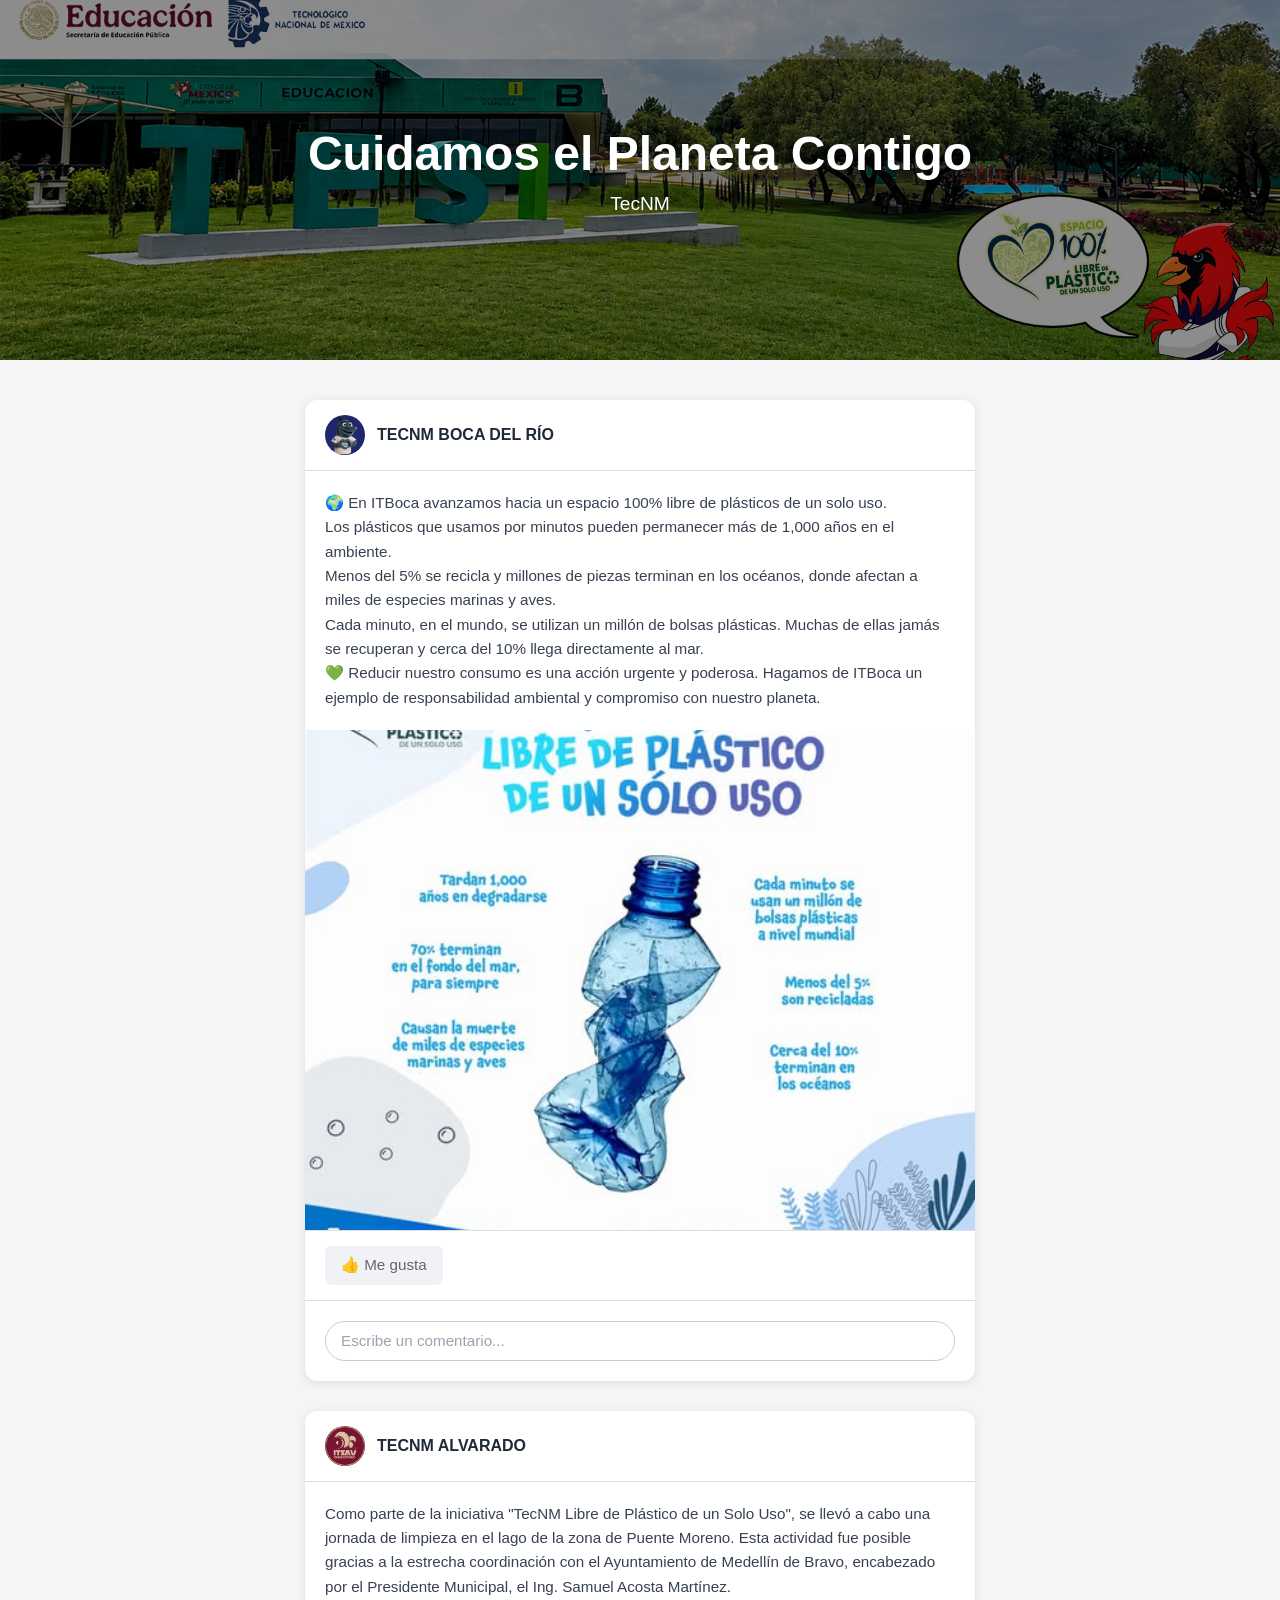
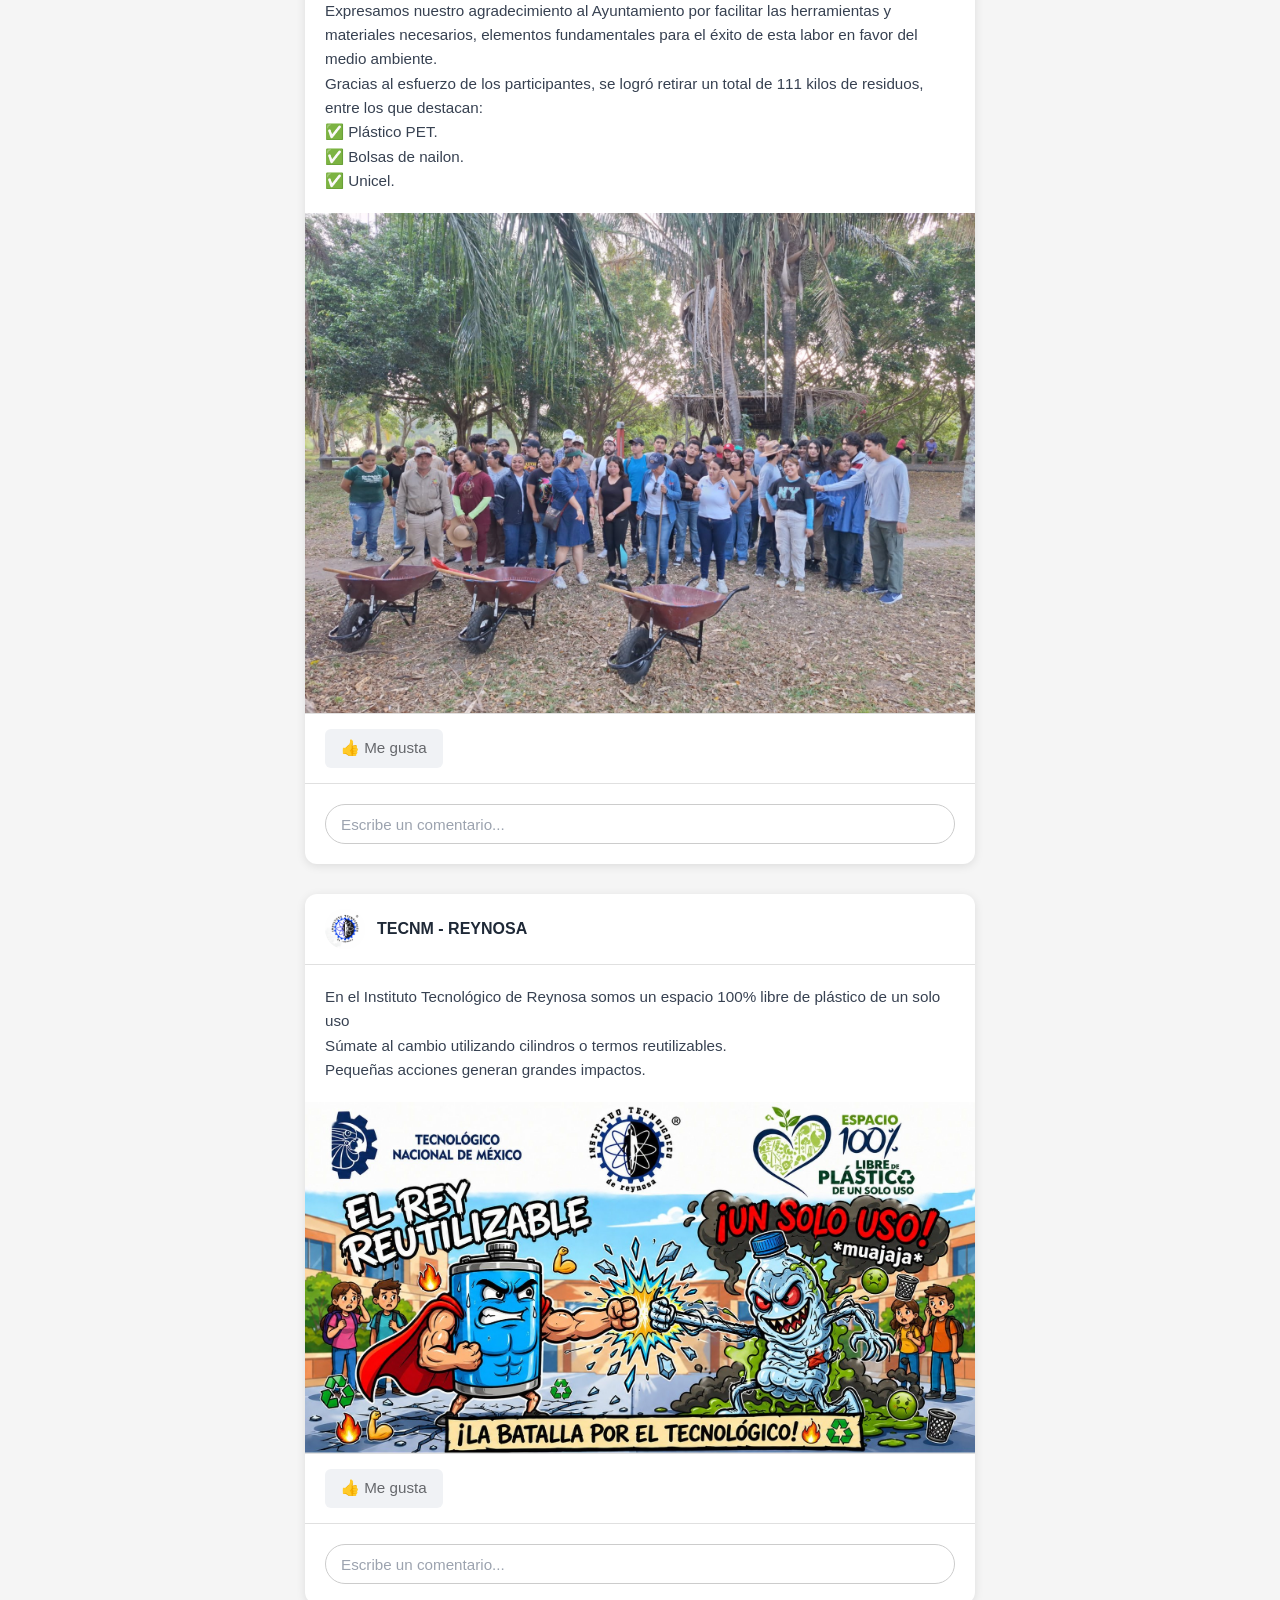
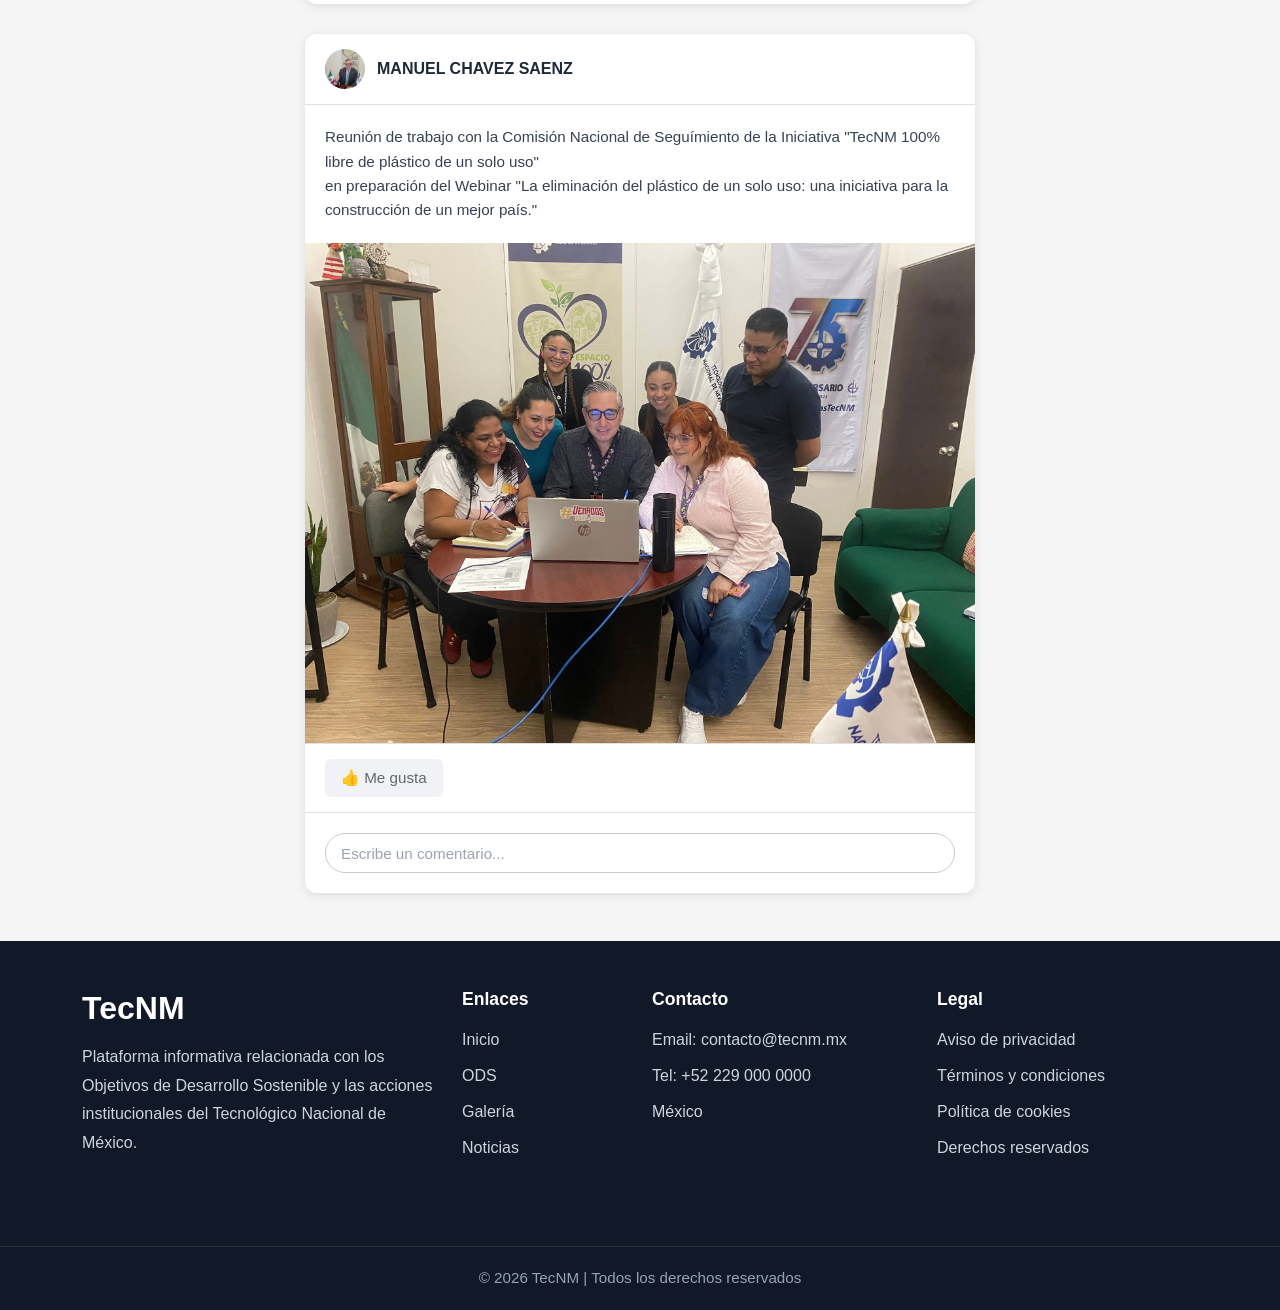
<file: cuidemos_planeta.html>
<!DOCTYPE html>
<html lang="es">
<head>
    <meta charset="UTF-8">
    <meta name="viewport" content="width=device-width, initial-scale=1.0">

    <title>Cuidamos el Planeta - TecNM</title>

    <!-- Bootstrap 5 -->
    <link href="https://cdn.jsdelivr.net/npm/bootstrap@5.3.3/dist/css/bootstrap.min.css" rel="stylesheet">
    
    <!-- Custom Styles -->
    <link href="styles.css" rel="stylesheet">
</head>

<body>

    <!-- =========================
         BANNER
    ==========================-->
    <section class="banner">

        <div class="banner-overlay">

            <div>
                <h1>Cuidamos el Planeta Contigo</h1>
                <p>TecNM</p>
            </div>

        </div>

    </section>

    <!-- =========================
         PUBLICACIONES
    ==========================-->
    <div class="publications-container">

        <!-- PUBLICACIÓN 1 -->
        <div class="publication-post">
            <!-- Header con avatar y nombre -->
            <div class="post-header">
                <img src="img/CONTENIDO/LOGO_USER/USER_01.jpg" alt="TECNM BOCA DEL RÍO" class="post-user-avatar">
                <div class="post-user-info">
                    <p class="post-user-name">TECNM BOCA DEL RÍO</p>
                </div>
            </div>

            <!-- Contenido del post -->
            <div class="post-content">🌍 En ITBoca avanzamos hacia un espacio 100% libre de plásticos de un solo uso.
Los plásticos que usamos por minutos pueden permanecer más de 1,000 años en el ambiente.
Menos del 5% se recicla y millones de piezas terminan en los océanos, donde afectan a miles de especies marinas y aves.
Cada minuto, en el mundo, se utilizan un millón de bolsas plásticas. Muchas de ellas jamás se recuperan y cerca del 10% llega directamente al mar.
💚 Reducir nuestro consumo es una acción urgente y poderosa. Hagamos de ITBoca un ejemplo de responsabilidad ambiental y compromiso con nuestro planeta.</div>

            <!-- Imagen del post -->
            <img src="img/CONTENIDO/CUIDEMOS_EL_PLANETA/PUBLICACION_01.jpg" alt="Publicación 1" class="post-image">

            <!-- Acciones (Like) -->
            <div class="post-actions">
                <button class="like-button" onclick="toggleLike(this)">👍 Me gusta</button>
            </div>

            <!-- Comentarios -->
            <div class="post-comments">
                <input type="text" class="comment-input" placeholder="Escribe un comentario...">
            </div>
        </div>

        <!-- PUBLICACIÓN 2 -->
        <div class="publication-post">
            <!-- Header con avatar y nombre -->
            <div class="post-header">
                <img src="img/CONTENIDO/LOGO_USER/USER_02.jpg" alt="TECNM ALVARADO" class="post-user-avatar">
                <div class="post-user-info">
                    <p class="post-user-name">TECNM ALVARADO</p>
                </div>
            </div>

            <!-- Contenido del post -->
            <div class="post-content">Como parte de la iniciativa "TecNM Libre de Plástico de un Solo Uso", se llevó a cabo una jornada de limpieza en el lago de la zona de Puente Moreno. Esta actividad fue posible gracias a la estrecha coordinación con el Ayuntamiento de Medellín de Bravo, encabezado por el Presidente Municipal, el Ing. Samuel Acosta Martínez.
Expresamos nuestro agradecimiento al Ayuntamiento por facilitar las herramientas y materiales necesarios, elementos fundamentales para el éxito de esta labor en favor del medio ambiente.
Gracias al esfuerzo de los participantes, se logró retirar un total de 111 kilos de residuos, entre los que destacan:
✅ Plástico PET.
✅ Bolsas de nailon.
✅ Unicel.</div>

            <!-- Imagen del post -->
            <img src="img/CONTENIDO/CUIDEMOS_EL_PLANETA/PUBLICACION_02.jpg" alt="Publicación 2" class="post-image">

            <!-- Acciones (Like) -->
            <div class="post-actions">
                <button class="like-button" onclick="toggleLike(this)">👍 Me gusta</button>
            </div>

            <!-- Comentarios -->
            <div class="post-comments">
                <input type="text" class="comment-input" placeholder="Escribe un comentario...">
            </div>
        </div>

        <!-- PUBLICACIÓN 3 -->
        <div class="publication-post">
            <!-- Header con avatar y nombre -->
            <div class="post-header">
                <img src="img/CONTENIDO/LOGO_USER/USER_03.jpg" alt="TECNM - REYNOSA" class="post-user-avatar">
                <div class="post-user-info">
                    <p class="post-user-name">TECNM - REYNOSA</p>
                </div>
            </div>

            <!-- Contenido del post -->
            <div class="post-content">En el Instituto Tecnológico de Reynosa somos un espacio 100% libre de plástico de un solo uso 
Súmate al cambio utilizando cilindros o termos reutilizables.
Pequeñas acciones generan grandes impactos.</div>

            <!-- Imagen del post -->
            <img src="img/CONTENIDO/CUIDEMOS_EL_PLANETA/PUBLICACION_03.jpg" alt="Publicación 3" class="post-image">

            <!-- Acciones (Like) -->
            <div class="post-actions">
                <button class="like-button" onclick="toggleLike(this)">👍 Me gusta</button>
            </div>

            <!-- Comentarios -->
            <div class="post-comments">
                <input type="text" class="comment-input" placeholder="Escribe un comentario...">
            </div>
        </div>

        <!-- PUBLICACIÓN 4 -->
        <div class="publication-post">
            <!-- Header con avatar y nombre -->
            <div class="post-header">
                <img src="img/CONTENIDO/LOGO_USER/USER_04.jpg" alt="MANUEL CHAVEZ SAENZ" class="post-user-avatar">
                <div class="post-user-info">
                    <p class="post-user-name">MANUEL CHAVEZ SAENZ</p>
                </div>
            </div>

            <!-- Contenido del post -->
            <div class="post-content">Reunión de trabajo con la Comisión Nacional de Seguímiento de la Iniciativa "TecNM 100% libre de plástico de un solo uso"
en preparación del Webinar "La eliminación del plástico de un solo uso: una iniciativa para la construcción de un mejor país."</div>

            <!-- Imagen del post -->
            <img src="img/CONTENIDO/CUIDEMOS_EL_PLANETA/PUBLICACION_04.jpg" alt="Publicación 4" class="post-image">

            <!-- Acciones (Like) -->
            <div class="post-actions">
                <button class="like-button" onclick="toggleLike(this)">👍 Me gusta</button>
            </div>

            <!-- Comentarios -->
            <div class="post-comments">
                <input type="text" class="comment-input" placeholder="Escribe un comentario...">
            </div>
        </div>

    </div>

    <!-- =========================
         FOOTER
    ==========================-->
    <footer class="footer-custom mt-5">

        <div class="container py-5">

            <div class="row">

                <!-- DESCRIPCIÓN -->
                <div class="col-lg-4 mb-4">

                    <h4 class="footer-title">
                        TecNM
                    </h4>

                    <p class="footer-text">
                        Plataforma informativa relacionada con los Objetivos
                        de Desarrollo Sostenible y las acciones institucionales
                        del Tecnológico Nacional de México.
                    </p>

                </div>

                <!-- ENLACES -->
                <div class="col-lg-2 col-md-6 mb-4">

                    <h5 class="footer-subtitle">
                        Enlaces
                    </h5>

                    <ul class="footer-links">
                        <li><a href="#">Inicio</a></li>
                        <li><a href="#">ODS</a></li>
                        <li><a href="#">Galería</a></li>
                        <li><a href="#">Noticias</a></li>
                    </ul>

                </div>

                <!-- CONTACTO -->
                <div class="col-lg-3 col-md-6 mb-4">

                    <h5 class="footer-subtitle">
                        Contacto
                    </h5>

                    <ul class="footer-links">
                        <li>Email: contacto@tecnm.mx</li>
                        <li>Tel: +52 229 000 0000</li>
                        <li>México</li>
                    </ul>

                </div>

                <!-- LEGAL -->
                <div class="col-lg-3 mb-4">

                    <h5 class="footer-subtitle">
                        Legal
                    </h5>

                    <ul class="footer-links">
                        <li><a href="#">Aviso de privacidad</a></li>
                        <li><a href="#">Términos y condiciones</a></li>
                        <li><a href="#">Política de cookies</a></li>
                        <li><a href="#">Derechos reservados</a></li>
                    </ul>

                </div>

            </div>

        </div>

        <!-- COPYRIGHT -->
        <div class="footer-bottom">

            <div class="container text-center">

                © 2026 TecNM | Todos los derechos reservados

            </div>

        </div>

    </footer>

    <script>
        function toggleLike(button) {
            button.classList.toggle('liked');
            if (button.classList.contains('liked')) {
                button.textContent = '❤️ Me gusta';
            } else {
                button.textContent = '👍 Me gusta';
            }
        }
    </script>
</body>
</html>
</file>
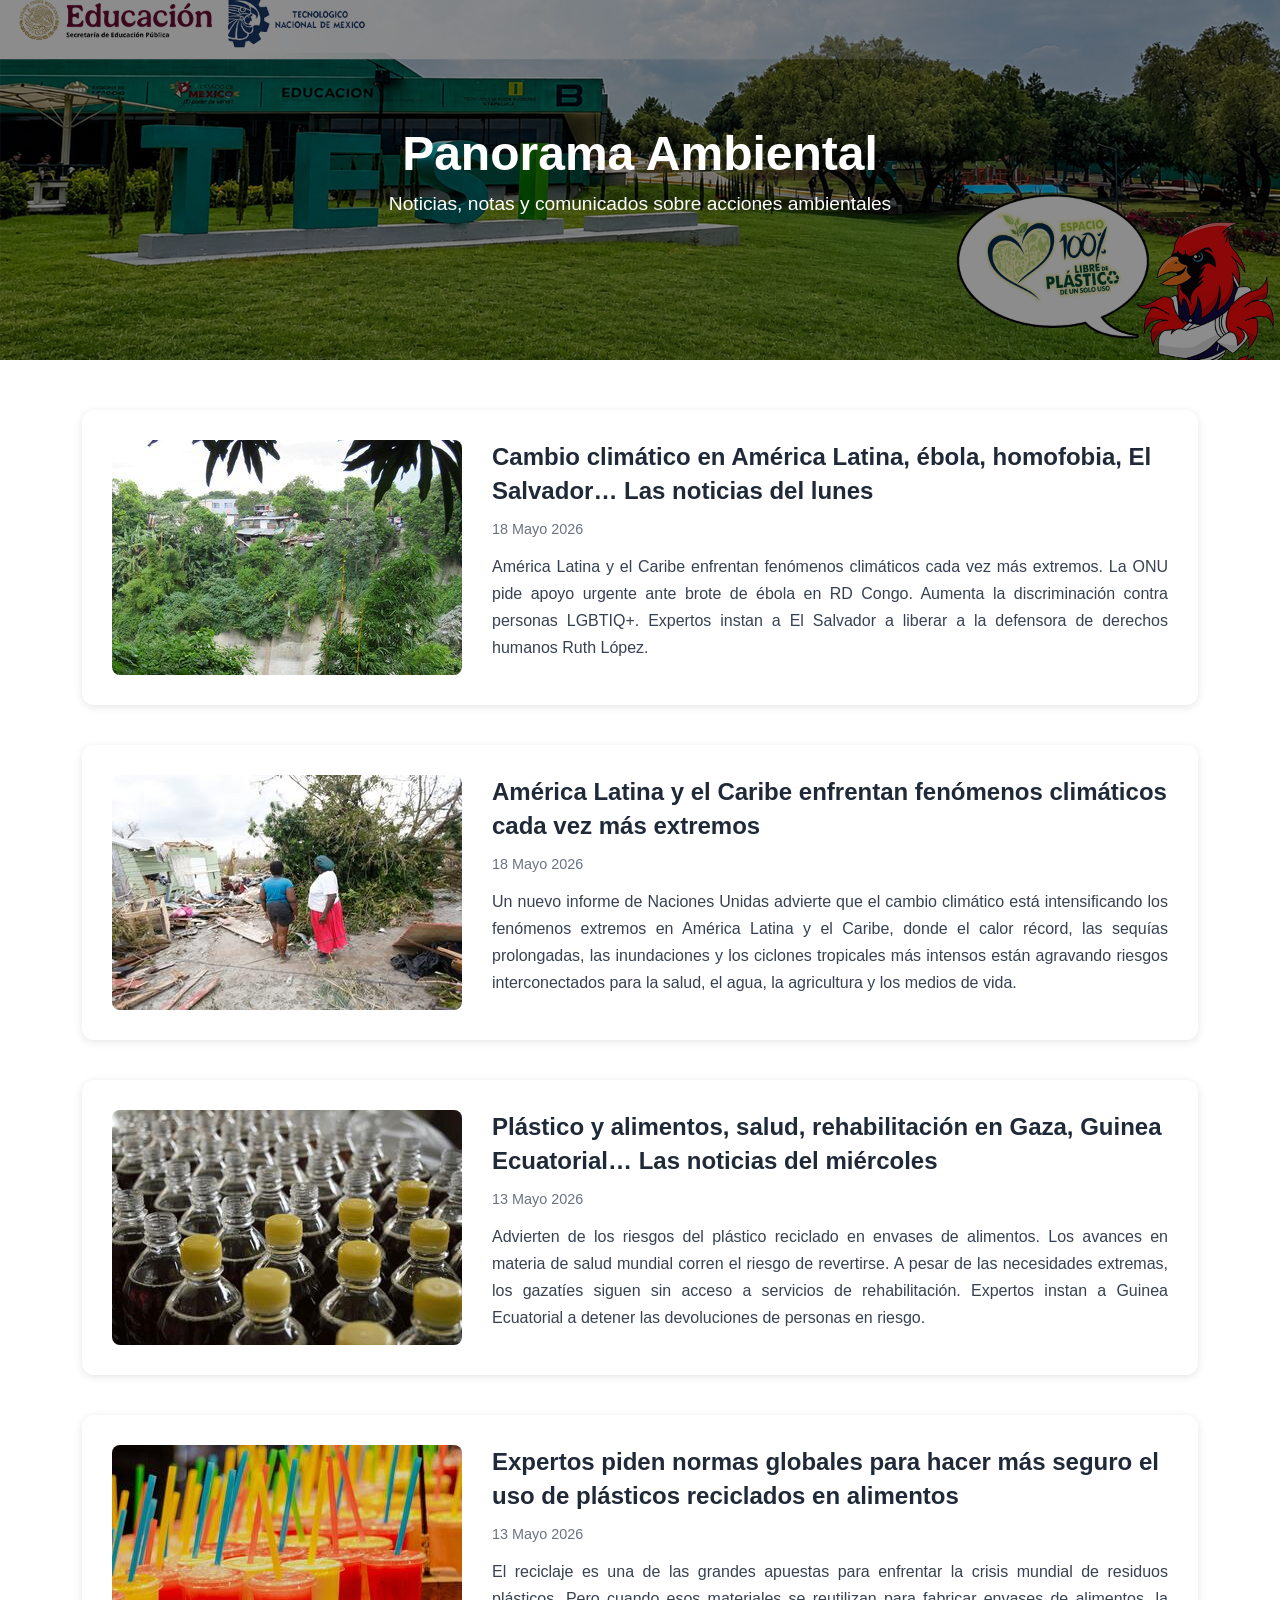
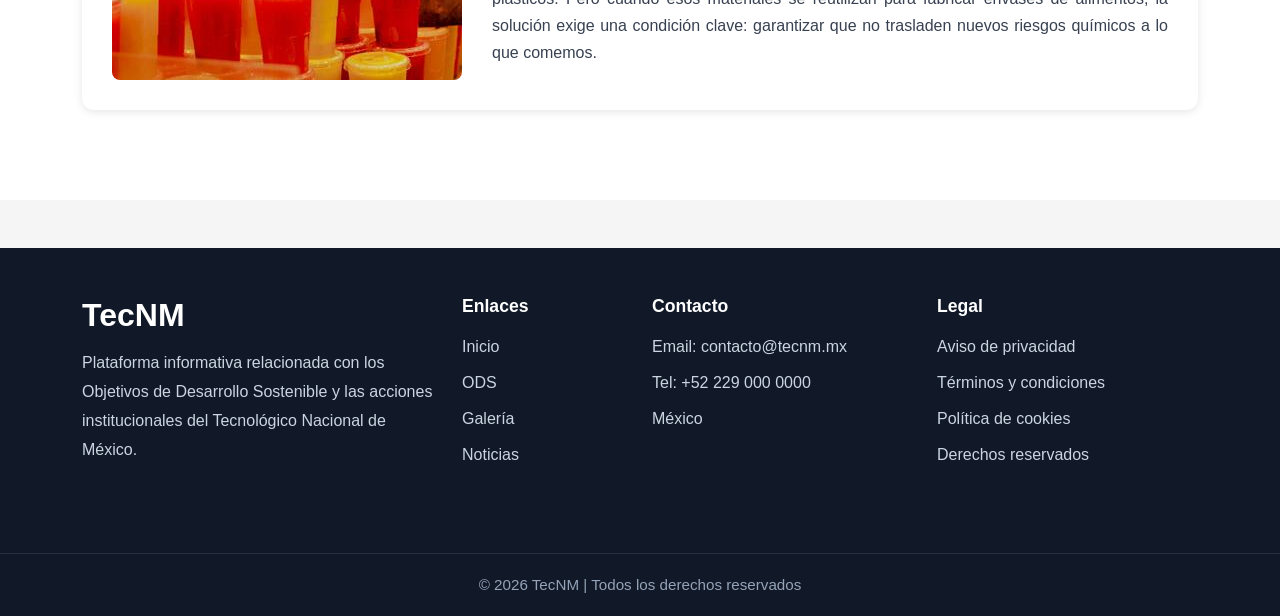
<file: panorama_ambiental.html>
<!DOCTYPE html>
<html lang="es">
<head>
    <meta charset="UTF-8">
    <meta name="viewport" content="width=device-width, initial-scale=1.0">

    <title>Panorama Ambiental - ODS TecNM</title>

    <!-- Bootstrap 5 -->
    <link href="https://cdn.jsdelivr.net/npm/bootstrap@5.3.3/dist/css/bootstrap.min.css" rel="stylesheet">
    
    <!-- Custom Styles -->
    <link href="styles.css" rel="stylesheet">
</head>

<body>

    <!-- =========================
         BANNER
    ==========================-->
    <section class="banner">

        <div class="banner-overlay">

            <div>
                <h1>Panorama Ambiental</h1>
                <p>Noticias, notas y comunicados sobre acciones ambientales</p>
            </div>

        </div>

    </section>

    <!-- =========================
         NOTICIAS
    ==========================-->
    <section class="news-container">
        
        <div class="container">

            <!-- NOTICIA 1 -->
            <article class="news-article">
                <div class="news-image">
                    <img src="img/CONTENIDO/PANORAMA_AMBIENTAL/NOTA_01.jpg" alt="Noticia 1" width="350" height="235">
                </div>
                <div class="news-content">
                    <h2 class="news-title">Cambio climático en América Latina, ébola, homofobia, El Salvador… Las noticias del lunes</h2>
                    <p class="news-date">18 Mayo 2026</p>
                    <p class="news-summary">América Latina y el Caribe enfrentan fenómenos climáticos cada vez más extremos. La ONU pide apoyo urgente ante brote de ébola en RD Congo. Aumenta la discriminación contra personas LGBTIQ+. Expertos instan a El Salvador a liberar a la defensora de derechos humanos Ruth López.</p>
                </div>
            </article>

            <!-- NOTICIA 2 -->
            <article class="news-article">
                <div class="news-image">
                    <img src="img/CONTENIDO/PANORAMA_AMBIENTAL/NOTA_02.jpg" alt="Noticia 2" width="350" height="235">
                </div>
                <div class="news-content">
                    <h2 class="news-title">América Latina y el Caribe enfrentan fenómenos climáticos cada vez más extremos</h2>
                    <p class="news-date">18 Mayo 2026</p>
                    <p class="news-summary">Un nuevo informe de Naciones Unidas advierte que el cambio climático está intensificando los fenómenos extremos en América Latina y el Caribe, donde el calor récord, las sequías prolongadas, las inundaciones y los ciclones tropicales más intensos están agravando riesgos interconectados para la salud, el agua, la agricultura y los medios de vida.</p>
                </div>
            </article>

            <!-- NOTICIA 3 -->
            <article class="news-article">
                <div class="news-image">
                    <img src="img/CONTENIDO/PANORAMA_AMBIENTAL/NOTA_03.jpg" alt="Noticia 3" width="350" height="235">
                </div>
                <div class="news-content">
                    <h2 class="news-title">Plástico y alimentos, salud, rehabilitación en Gaza, Guinea Ecuatorial… Las noticias del miércoles</h2>
                    <p class="news-date">13 Mayo 2026</p>
                    <p class="news-summary">Advierten de los riesgos del plástico reciclado en envases de alimentos. Los avances en materia de salud mundial corren el riesgo de revertirse. A pesar de las necesidades extremas, los gazatíes siguen sin acceso a servicios de rehabilitación. Expertos instan a Guinea Ecuatorial a detener las devoluciones de personas en riesgo.</p>
                </div>
            </article>

            <!-- NOTICIA 4 -->
            <article class="news-article">
                <div class="news-image">
                    <img src="img/CONTENIDO/PANORAMA_AMBIENTAL/NOTA_04.jpg" alt="Noticia 4" width="350" height="235">
                </div>
                <div class="news-content">
                    <h2 class="news-title">Expertos piden normas globales para hacer más seguro el uso de plásticos reciclados en alimentos</h2>
                    <p class="news-date">13 Mayo 2026</p>
                    <p class="news-summary">El reciclaje es una de las grandes apuestas para enfrentar la crisis mundial de residuos plásticos. Pero cuando esos materiales se reutilizan para fabricar envases de alimentos, la solución exige una condición clave: garantizar que no trasladen nuevos riesgos químicos a lo que comemos.</p>
                </div>
            </article>

        </div>

    </section>

    <!-- =========================
         FOOTER
    ==========================-->
    <footer class="footer-custom mt-5">

        <div class="container py-5">

            <div class="row">

                <!-- DESCRIPCIÓN -->
                <div class="col-lg-4 mb-4">

                    <h4 class="footer-title">
                        TecNM
                    </h4>

                    <p class="footer-text">
                        Plataforma informativa relacionada con los Objetivos
                        de Desarrollo Sostenible y las acciones institucionales
                        del Tecnológico Nacional de México.
                    </p>

                </div>

                <!-- ENLACES -->
                <div class="col-lg-2 col-md-6 mb-4">

                    <h5 class="footer-subtitle">
                        Enlaces
                    </h5>

                    <ul class="footer-links">
                        <li><a href="#">Inicio</a></li>
                        <li><a href="#">ODS</a></li>
                        <li><a href="#">Galería</a></li>
                        <li><a href="#">Noticias</a></li>
                    </ul>

                </div>

                <!-- CONTACTO -->
                <div class="col-lg-3 col-md-6 mb-4">

                    <h5 class="footer-subtitle">
                        Contacto
                    </h5>

                    <ul class="footer-links">
                        <li>Email: contacto@tecnm.mx</li>
                        <li>Tel: +52 229 000 0000</li>
                        <li>México</li>
                    </ul>

                </div>

                <!-- LEGAL -->
                <div class="col-lg-3 mb-4">

                    <h5 class="footer-subtitle">
                        Legal
                    </h5>

                    <ul class="footer-links">
                        <li><a href="#">Aviso de privacidad</a></li>
                        <li><a href="#">Términos y condiciones</a></li>
                        <li><a href="#">Política de cookies</a></li>
                        <li><a href="#">Derechos reservados</a></li>
                    </ul>

                </div>

            </div>

        </div>

        <!-- COPYRIGHT -->
        <div class="footer-bottom">

            <div class="container text-center">

                © 2026 TecNM | Todos los derechos reservados

            </div>

        </div>

    </footer>

    <script>
        function hexToRgba(hex, alpha) {
            let r = parseInt(hex.slice(1, 3), 16);
            let g = parseInt(hex.slice(3, 5), 16);
            let b = parseInt(hex.slice(5, 7), 16);
            return `rgba(${r}, ${g}, ${b}, ${alpha})`;
        }

        document.querySelectorAll('.custom-card').forEach(card => {
            const color = card.getAttribute('data-color');
            const hoverOverlay = card.querySelector('.card-hover-overlay');
            if (hoverOverlay && color) {
                hoverOverlay.style.backgroundColor = hexToRgba(color, 0.8);
            }
        });
    </script>
</body>
</html>
</file>
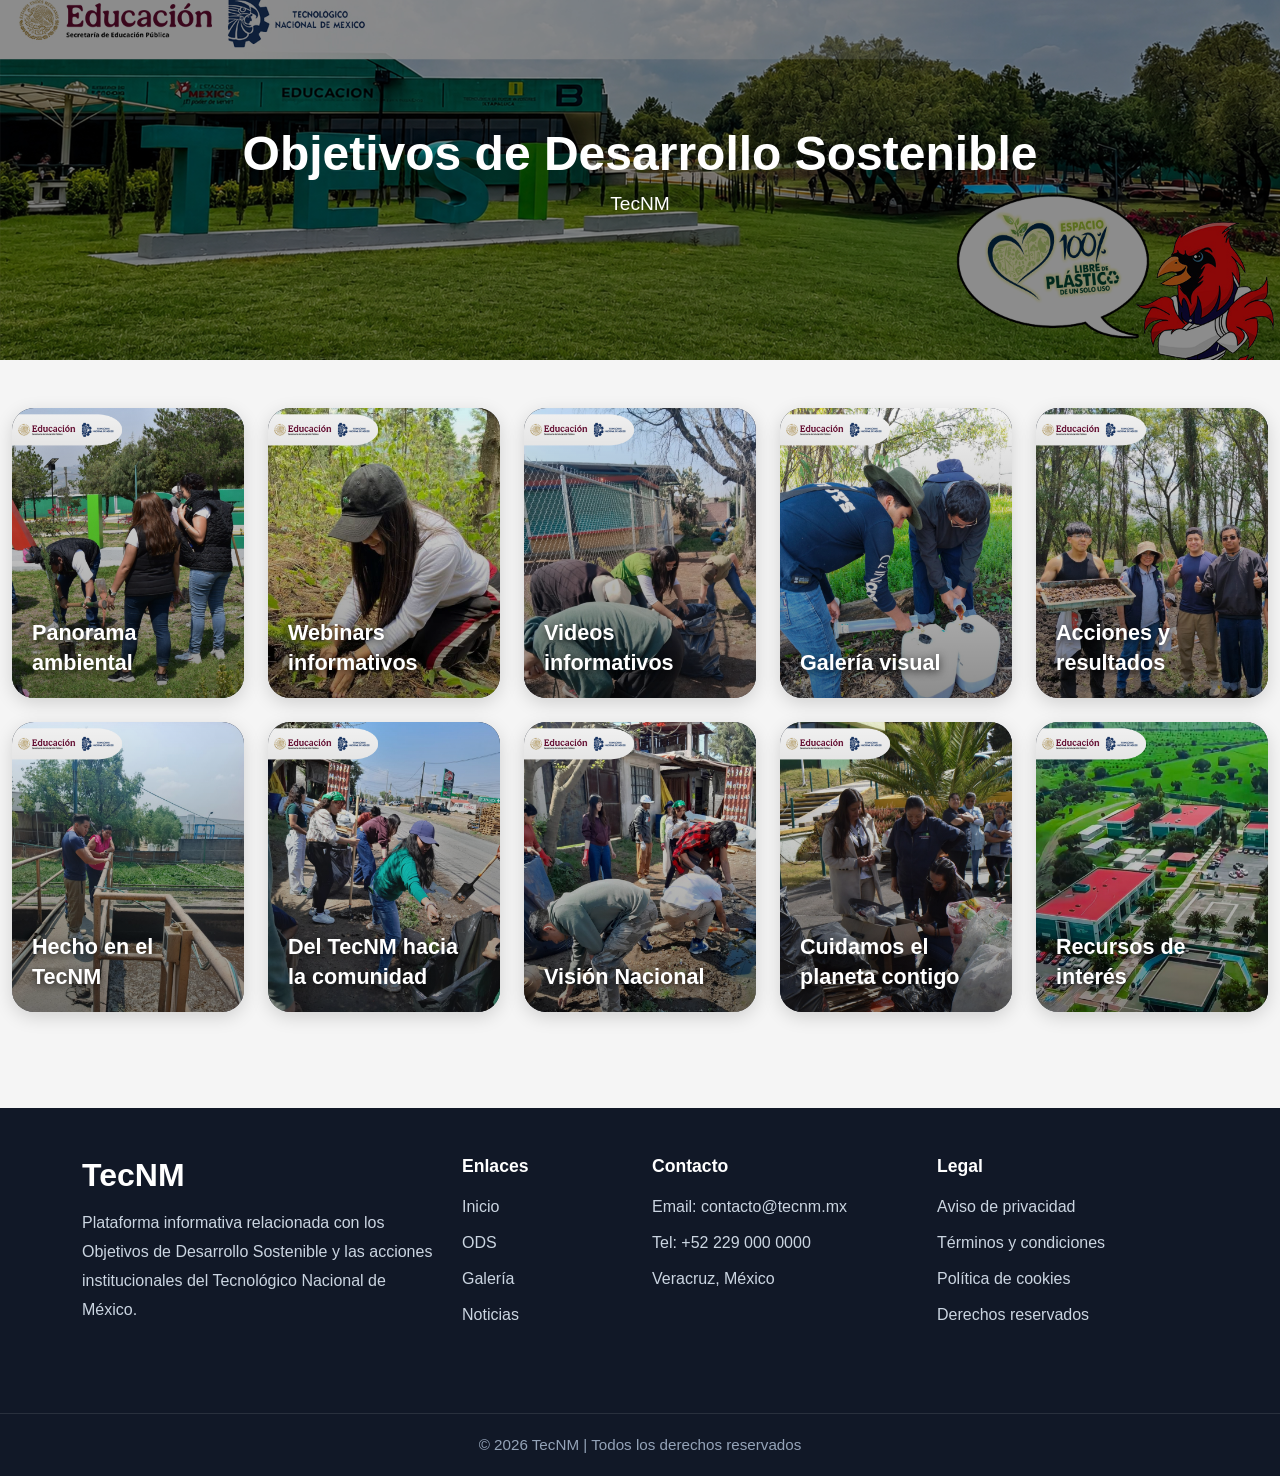
<file: preview.html>
<!DOCTYPE html>
<html lang="es">
<head>
    <meta charset="UTF-8">
    <meta name="viewport" content="width=device-width, initial-scale=1.0">

    <title>ODS - TecNM</title>

    <!-- Bootstrap 5 -->
    <link href="https://cdn.jsdelivr.net/npm/bootstrap@5.3.3/dist/css/bootstrap.min.css" rel="stylesheet">
    
    <!-- Custom Styles -->
    <link href="styles.css" rel="stylesheet">
</head>

<body>

    <!-- =========================
         BANNER
    ==========================-->
    <section class="banner">

        <div class="banner-overlay">

            <div>
                <h1>Objetivos de Desarrollo Sostenible</h1>
                <p>TecNM</p>
            </div>

        </div>

    </section>

    <!-- =========================
         CARDS
    ==========================-->
    <div class="container-fluid py-5 cards-container">

        <div class="row row-cols-2 row-cols-lg-5 g-4">

            <!-- CARD 1 -->
            <div class="col">
                <div class="custom-card" data-color="#1B396A">
                    <div class="card-bg" style="background-image:url('img/CARDS/1.png');"></div>
                    <div class="card-overlay"></div>
                    <div class="card-content">
                        <h5>Panorama ambiental</h5>
                    </div>
                    <div class="card-hover-overlay">
                        <div class="card-hover-content">
                            <p class="card-description">En esta sección se mostrarán, de manera cronológica, noticias, notas y comunicados sobre las acciones, iniciativas y avances ambientales relacionados con la Iniciativa TecNM LP.</p>
                            <button class="card-button">Ir</button>
                        </div>
                    </div>
                </div>
            </div>

            <!-- CARD 2 -->
            <div class="col">
                <div class="custom-card" data-color="#9fc24e">
                    <div class="card-bg" style="background-image:url('img/CARDS/2.png');"></div>
                    <div class="card-overlay"></div>
                    <div class="card-content">
                        <h5>Webinars informativos</h5>
                    </div>
                    <div class="card-hover-overlay">
                        <div class="card-hover-content">
                            <p class="card-description">Conoce el histórico de webinars y sesiones informativas en línea sobre el cuidado del medio ambiente, orientados a compartir conocimientos y fortalecer las acciones de la Iniciativa TecNM LP.</p>
                            <button class="card-button">Ir</button>
                        </div>
                    </div>
                </div>
            </div>

            <!-- CARD 3 -->
            <div class="col">
                <div class="custom-card" data-color="#1B396A">
                    <div class="card-bg" style="background-image:url('img/CARDS/3.png');"></div>
                    <div class="card-overlay"></div>
                    <div class="card-content">
                        <h5>Videos informativos</h5>
                    </div>
                    <div class="card-hover-overlay">
                        <div class="card-hover-content">
                            <p class="card-description">Explora los videos informativos diseñados para dar a conocer, de forma clara y sencilla, la esencia de la Iniciativa TecNM LP.</p>
                            <button class="card-button">Ir</button>
                        </div>
                    </div>
                </div>
            </div>

            <!-- CARD 4 -->
            <div class="col">
                <div class="custom-card" data-color="#9fc24e">
                    <div class="card-bg" style="background-image:url('img/CARDS/4.png');"></div>
                    <div class="card-overlay"></div>
                    <div class="card-content">
                        <h5>Galería visual</h5>
                    </div>
                    <div class="card-hover-overlay">
                        <div class="card-hover-content">
                            <p class="card-description">Descubre la galería visual que documenta las actividades, procesos y entornos donde se desarrolla la Iniciativa TecNM LP.</p>
                            <button class="card-button">Ir</button>
                        </div>
                    </div>
                </div>
            </div>

            <!-- CARD 5 -->
            <div class="col">
                <div class="custom-card" data-color="#1B396A">
                    <div class="card-bg" style="background-image:url('img/CARDS/5.png');"></div>
                    <div class="card-overlay"></div>
                    <div class="card-content">
                        <h5>Acciones y resultados</h5>
                    </div>
                    <div class="card-hover-overlay">
                        <div class="card-hover-content">
                            <p class="card-description">Conoce las acciones y resultados que reflejan los logros y avances de la Iniciativa TecNM LP.</p>
                            <button class="card-button">Ir</button>
                        </div>
                    </div>
                </div>
            </div>

            <!-- CARD 6 -->
            <div class="col">
                <div class="custom-card" data-color="#9fc24e">
                    <div class="card-bg" style="background-image:url('img/CARDS/6.png');"></div>
                    <div class="card-overlay"></div>
                    <div class="card-content">
                        <h5>Hecho en el TecNM</h5>
                    </div>
                    <div class="card-hover-overlay">
                        <div class="card-hover-content">
                            <p class="card-description">Explora los recursos desarrollados por la comunidad del TecNM como parte de la Iniciativa TecNM LP en favor del medio ambiente.</p>
                            <button class="card-button">Ir</button>
                        </div>
                    </div>
                </div>
            </div>

            <!-- CARD 7 -->
            <div class="col">
                <div class="custom-card" data-color="#1B396A">
                    <div class="card-bg" style="background-image:url('img/CARDS/7.png');"></div>
                    <div class="card-overlay"></div>
                    <div class="card-content">
                        <h5>Del TecNM hacia la comunidad</h5>
                    </div>
                    <div class="card-hover-overlay">
                        <div class="card-hover-content">
                            <p class="card-description">Descubre propuestas impulsadas por el TecNM para fortalecer la participación comunitaria en el cuidado del medio ambiente.</p>
                            <button class="card-button">Ir</button>
                        </div>
                    </div>
                </div>
            </div>

            <!-- CARD 8 -->
            <div class="col">
                <div class="custom-card" data-color="#9fc24e">
                    <div class="card-bg" style="background-image:url('img/CARDS/8.png');"></div>
                    <div class="card-overlay"></div>
                    <div class="card-content">
                        <h5>Visión Nacional</h5>
                    </div>
                    <div class="card-hover-overlay">
                        <div class="card-hover-content">
                            <p class="card-description">Consulta encuestas y datos estadísticos que permiten conocer la percepción y avances de la Iniciativa TecNM LP a nivel nacional.</p>
                            <button class="card-button">Ir</button>
                        </div>
                    </div>
                </div>
            </div>

            <!-- CARD 9 -->
            <div class="col">
                <div class="custom-card" data-color="#1B396A">
                    <div class="card-bg" style="background-image:url('img/CARDS/9.png');"></div>
                    <div class="card-overlay"></div>
                    <div class="card-content">
                        <h5>Cuidamos el planeta contigo</h5>
                    </div>
                    <div class="card-hover-overlay">
                        <div class="card-hover-content">
                            <p class="card-description">Participa en este espacio destinado a escuchar las ideas y aportaciones de la comunidad sobre el cuidado del medio ambiente.</p>
                            <button class="card-button" onclick="window.open('cuidemos_planeta.html', '_blank')">Ir</button>
                        </div>
                    </div>
                </div>
            </div>

            <!-- CARD 10 -->
            <div class="col">
                <div class="custom-card" data-color="#9fc24e">
                    <div class="card-bg" style="background-image:url('img/CARDS/10.png');"></div>
                    <div class="card-overlay"></div>
                    <div class="card-content">
                        <h5>Recursos de interés</h5>
                    </div>
                    <div class="card-hover-overlay">
                        <div class="card-hover-content">
                            <p class="card-description">Accede a recursos de interés y enlaces directos a sitios que apoyan y enriquecen la información de la Iniciativa TecNM LP.</p>
                            <button class="card-button">Ir</button>
                        </div>
                    </div>
                </div>
            </div>

        </div>

    </div>

    <!-- =========================
         FOOTER
    ==========================-->
    <footer class="footer-custom mt-5">

        <div class="container py-5">

            <div class="row">

                <!-- DESCRIPCIÓN -->
                <div class="col-lg-4 mb-4">

                    <h4 class="footer-title">
                        TecNM
                    </h4>

                    <p class="footer-text">
                        Plataforma informativa relacionada con los Objetivos
                        de Desarrollo Sostenible y las acciones institucionales
                        del Tecnológico Nacional de México.
                    </p>

                </div>

                <!-- ENLACES -->
                <div class="col-lg-2 col-md-6 mb-4">

                    <h5 class="footer-subtitle">
                        Enlaces
                    </h5>

                    <ul class="footer-links">
                        <li><a href="#">Inicio</a></li>
                        <li><a href="#">ODS</a></li>
                        <li><a href="#">Galería</a></li>
                        <li><a href="#">Noticias</a></li>
                    </ul>

                </div>

                <!-- CONTACTO -->
                <div class="col-lg-3 col-md-6 mb-4">

                    <h5 class="footer-subtitle">
                        Contacto
                    </h5>

                    <ul class="footer-links">
                        <li>Email: contacto@tecnm.mx</li>
                        <li>Tel: +52 229 000 0000</li>
                        <li>Veracruz, México</li>
                    </ul>

                </div>

                <!-- LEGAL -->
                <div class="col-lg-3 mb-4">

                    <h5 class="footer-subtitle">
                        Legal
                    </h5>

                    <ul class="footer-links">
                        <li><a href="#">Aviso de privacidad</a></li>
                        <li><a href="#">Términos y condiciones</a></li>
                        <li><a href="#">Política de cookies</a></li>
                        <li><a href="#">Derechos reservados</a></li>
                    </ul>

                </div>

            </div>

        </div>

        <!-- COPYRIGHT -->
        <div class="footer-bottom">

            <div class="container text-center">

                © 2026 TecNM | Todos los derechos reservados

            </div>

        </div>

    </footer>

    <script>
        function hexToRgba(hex, alpha) {
            let r = parseInt(hex.slice(1, 3), 16);
            let g = parseInt(hex.slice(3, 5), 16);
            let b = parseInt(hex.slice(5, 7), 16);
            return `rgba(${r}, ${g}, ${b}, ${alpha})`;
        }

        document.querySelectorAll('.custom-card').forEach(card => {
            const color = card.getAttribute('data-color');
            const hoverOverlay = card.querySelector('.card-hover-overlay');
            if (hoverOverlay && color) {
                hoverOverlay.style.backgroundColor = hexToRgba(color, 0.8);
            }
        });
    </script>
</body>
</html>
</file>
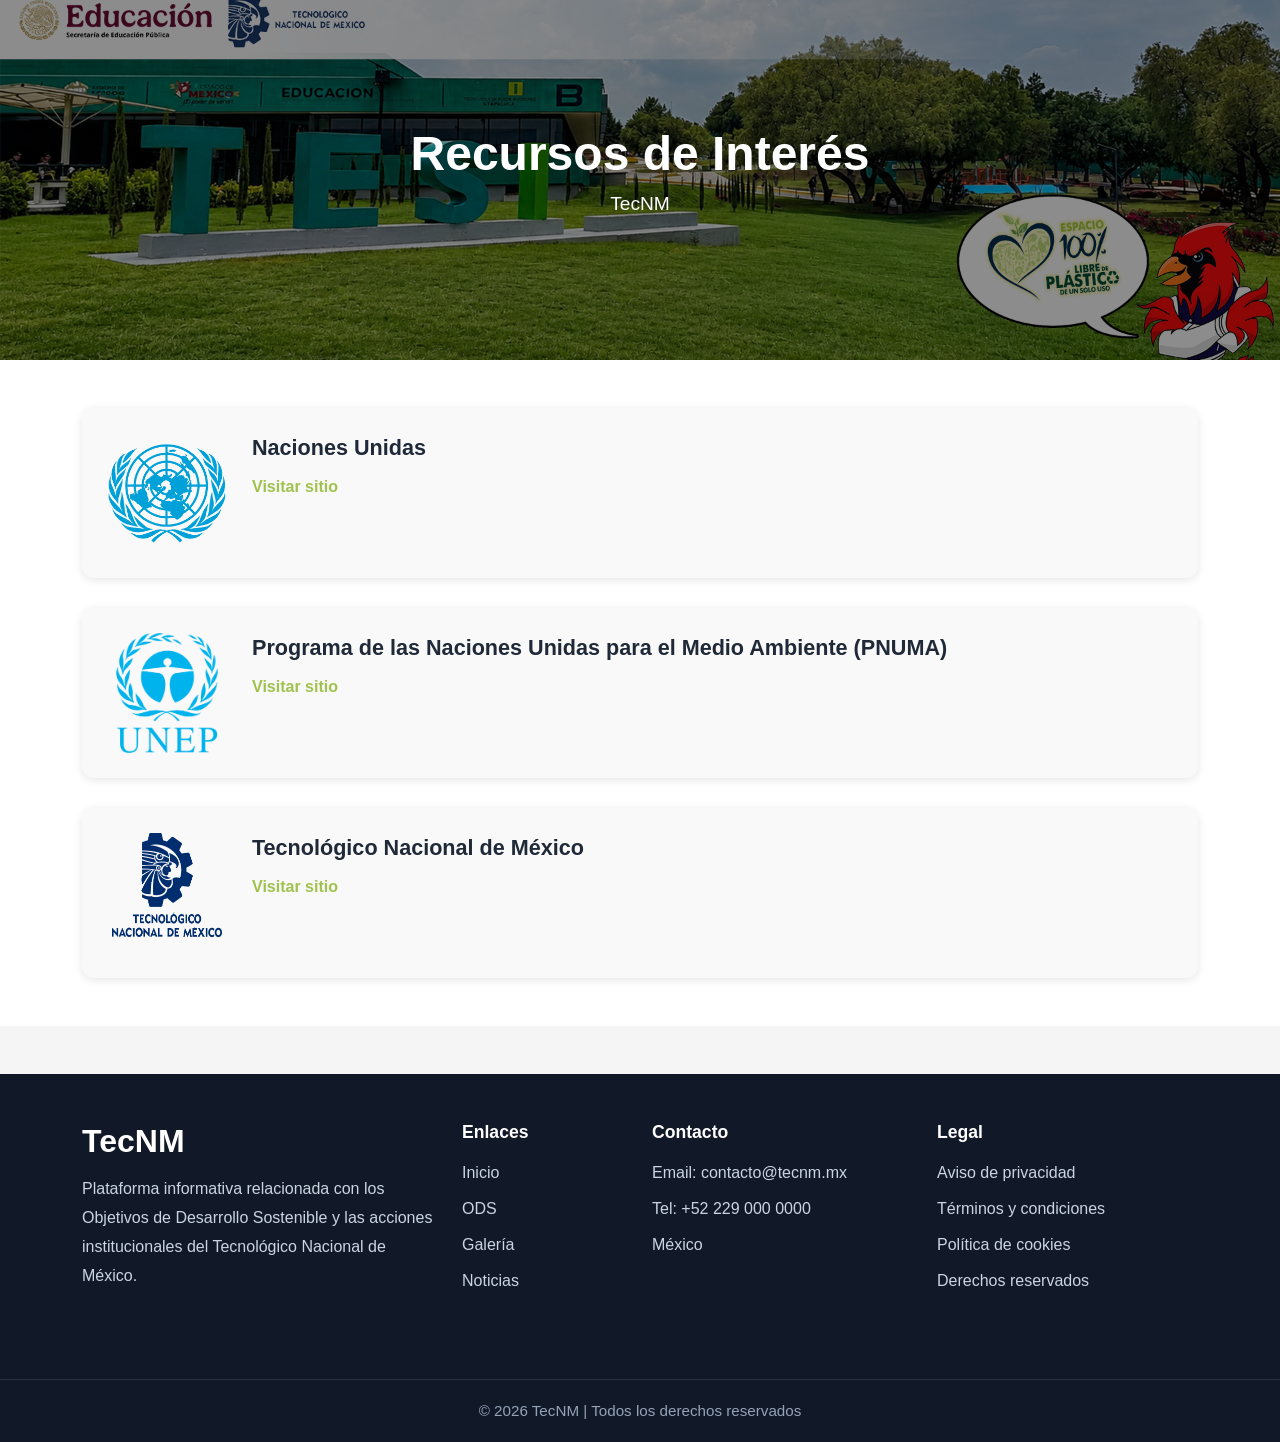
<file: recursos_interes.html>
<!DOCTYPE html>
<html lang="es">
<head>
    <meta charset="UTF-8">
    <meta name="viewport" content="width=device-width, initial-scale=1.0">

    <title>Recursos de Interés - ODS - TecNM</title>

    <!-- Bootstrap 5 -->
    <link href="https://cdn.jsdelivr.net/npm/bootstrap@5.3.3/dist/css/bootstrap.min.css" rel="stylesheet">
    
    <!-- Custom Styles -->
    <link href="styles.css" rel="stylesheet">
</head>

<body>

    <!-- =========================
         BANNER
    ==========================-->
    <section class="banner">

        <div class="banner-overlay">

            <div>
                <h1>Recursos de Interés</h1>
                <p>TecNM</p>
            </div>

        </div>

    </section>

    <!-- =========================
         RECURSOS
    ==========================-->
    <section class="recursos-container py-5">

        <div class="container">

            <ul class="recursos-list">

                <!-- RECURSO 1 -->
                <li class="recurso-item">
                    <img src="img/CONTENIDO/RECURSO_INTERES/LOGO_01.png" alt="Naciones Unidas" class="recurso-logo">
                    <div class="recurso-content">
                        <h3 class="recurso-title">Naciones Unidas</h3>
                        <a href="https://www.un.org/es/" target="_blank" class="recurso-link">Visitar sitio</a>
                    </div>
                </li>

                <!-- RECURSO 2 -->
                <li class="recurso-item">
                    <img src="img/CONTENIDO/RECURSO_INTERES/LOGO_02.png" alt="PNUMA" class="recurso-logo">
                    <div class="recurso-content">
                        <h3 class="recurso-title">Programa de las Naciones Unidas para el Medio Ambiente (PNUMA)</h3>
                        <a href="https://onu-mexico.onu.org.mx/pnuma/" target="_blank" class="recurso-link">Visitar sitio</a>
                    </div>
                </li>

                <!-- RECURSO 3 -->
                <li class="recurso-item">
                    <img src="img/CONTENIDO/RECURSO_INTERES/LOGO_03.png" alt="TecNM" class="recurso-logo">
                    <div class="recurso-content">
                        <h3 class="recurso-title">Tecnológico Nacional de México</h3>
                        <a href="https://www.tecnm.mx/" target="_blank" class="recurso-link">Visitar sitio</a>
                    </div>
                </li>

            </ul>

        </div>

    </section>

    <!-- =========================
         FOOTER
    ==========================-->
    <footer class="footer-custom mt-5">

        <div class="container py-5">

            <div class="row">

                <!-- DESCRIPCIÓN -->
                <div class="col-lg-4 mb-4">

                    <h4 class="footer-title">
                        TecNM
                    </h4>

                    <p class="footer-text">
                        Plataforma informativa relacionada con los Objetivos
                        de Desarrollo Sostenible y las acciones institucionales
                        del Tecnológico Nacional de México.
                    </p>

                </div>

                <!-- ENLACES -->
                <div class="col-lg-2 col-md-6 mb-4">

                    <h5 class="footer-subtitle">
                        Enlaces
                    </h5>

                    <ul class="footer-links">
                        <li><a href="#">Inicio</a></li>
                        <li><a href="#">ODS</a></li>
                        <li><a href="#">Galería</a></li>
                        <li><a href="#">Noticias</a></li>
                    </ul>

                </div>

                <!-- CONTACTO -->
                <div class="col-lg-3 col-md-6 mb-4">

                    <h5 class="footer-subtitle">
                        Contacto
                    </h5>

                    <ul class="footer-links">
                        <li>Email: contacto@tecnm.mx</li>
                        <li>Tel: +52 229 000 0000</li>
                        <li>México</li>
                    </ul>

                </div>

                <!-- LEGAL -->
                <div class="col-lg-3 mb-4">

                    <h5 class="footer-subtitle">
                        Legal
                    </h5>

                    <ul class="footer-links">
                        <li><a href="#">Aviso de privacidad</a></li>
                        <li><a href="#">Términos y condiciones</a></li>
                        <li><a href="#">Política de cookies</a></li>
                        <li><a href="#">Derechos reservados</a></li>
                    </ul>

                </div>

            </div>

        </div>

        <!-- COPYRIGHT -->
        <div class="footer-bottom">

            <div class="container text-center">

                © 2026 TecNM | Todos los derechos reservados

            </div>

        </div>

    </footer>

</body>
</html>
</file>
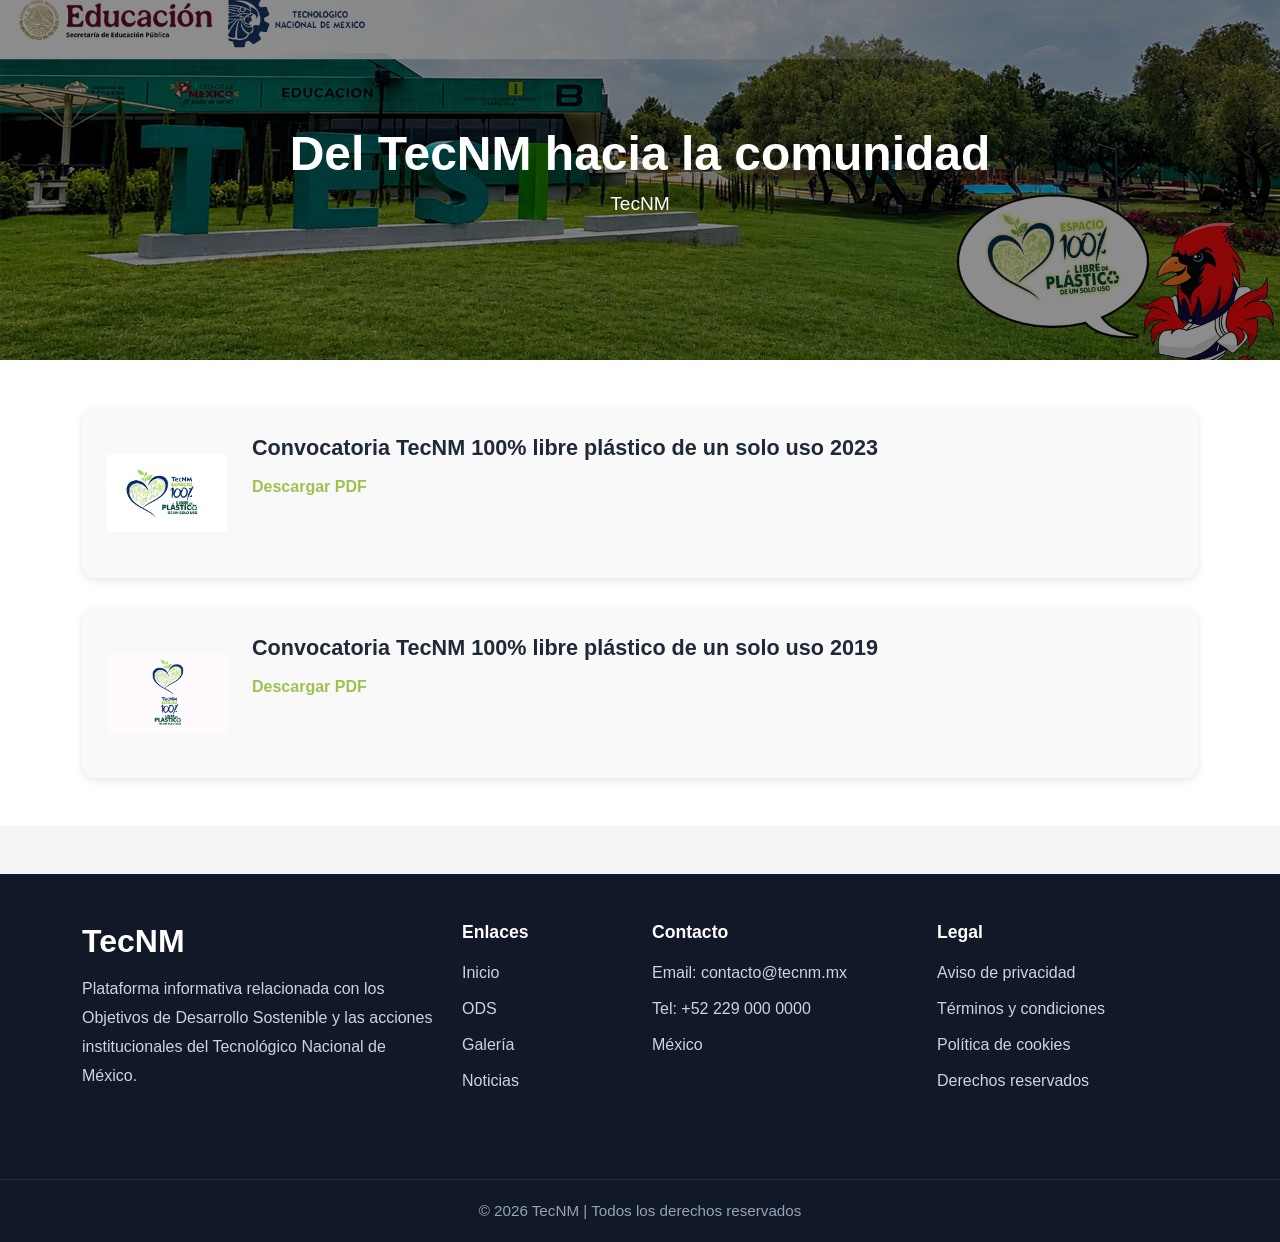
<file: tecnm_comunidad.html>
<!DOCTYPE html>
<html lang="es">
<head>
    <meta charset="UTF-8">
    <meta name="viewport" content="width=device-width, initial-scale=1.0">

    <title>Del TecNM hacia la comunidad - ODS - TecNM</title>

    <!-- Bootstrap 5 -->
    <link href="https://cdn.jsdelivr.net/npm/bootstrap@5.3.3/dist/css/bootstrap.min.css" rel="stylesheet">
    
    <!-- FontAwesome para iconos PDF -->
    <link rel="stylesheet" href="https://cdnjs.cloudflare.com/ajax/libs/font-awesome/6.4.0/css/all.min.css">
    
    <!-- Custom Styles -->
    <link href="styles.css" rel="stylesheet">
</head>

<body>

    <!-- =========================
         BANNER
    ==========================-->
    <section class="banner">

        <div class="banner-overlay">

            <div>
                <h1>Del TecNM hacia la comunidad</h1>
                <p>TecNM</p>
            </div>

        </div>

    </section>

    <!-- =========================
         DOCUMENTOS PDF
    ==========================-->
    <section class="recursos-container py-5">

        <div class="container">

            <ul class="recursos-list">

                <!-- DOCUMENTO 1 -->
                <li class="recurso-item">
                    <img src="img/CONTENIDO/TECNM_COMUNIDAD/100pc_libre logotipo.gif" alt="PDF" class="recurso-logo">
                    <div class="recurso-content">
                        <h3 class="recurso-title">Convocatoria TecNM 100% libre plástico de un solo uso 2023</h3>
                        <a href="file/DOC_01.pdf" target="_blank" class="recurso-link">Descargar PDF</a>
                    </div>
                </li>

                <!-- DOCUMENTO 2 -->
                <li class="recurso-item">
                    <img src="img/CONTENIDO/TECNM_COMUNIDAD/100pc_libre_vert logotipo.gif" alt="PDF" class="recurso-logo">
                    <div class="recurso-content">
                        <h3 class="recurso-title">Convocatoria TecNM 100% libre plástico de un solo uso 2019</h3>
                        <a href="file/DOC_02.pdf" target="_blank" class="recurso-link">Descargar PDF</a>
                    </div>
                </li>

            </ul>

        </div>

    </section>

    <!-- =========================
         FOOTER
    ==========================-->
    <footer class="footer-custom mt-5">

        <div class="container py-5">

            <div class="row">

                <!-- DESCRIPCIÓN -->
                <div class="col-lg-4 mb-4">

                    <h4 class="footer-title">
                        TecNM
                    </h4>

                    <p class="footer-text">
                        Plataforma informativa relacionada con los Objetivos
                        de Desarrollo Sostenible y las acciones institucionales
                        del Tecnológico Nacional de México.
                    </p>

                </div>

                <!-- ENLACES -->
                <div class="col-lg-2 col-md-6 mb-4">

                    <h5 class="footer-subtitle">
                        Enlaces
                    </h5>

                    <ul class="footer-links">
                        <li><a href="#">Inicio</a></li>
                        <li><a href="#">ODS</a></li>
                        <li><a href="#">Galería</a></li>
                        <li><a href="#">Noticias</a></li>
                    </ul>

                </div>

                <!-- CONTACTO -->
                <div class="col-lg-3 col-md-6 mb-4">

                    <h5 class="footer-subtitle">
                        Contacto
                    </h5>

                    <ul class="footer-links">
                        <li>Email: contacto@tecnm.mx</li>
                        <li>Tel: +52 229 000 0000</li>
                        <li>México</li>
                    </ul>

                </div>

                <!-- LEGAL -->
                <div class="col-lg-3 mb-4">

                    <h5 class="footer-subtitle">
                        Legal
                    </h5>

                    <ul class="footer-links">
                        <li><a href="#">Aviso de privacidad</a></li>
                        <li><a href="#">Términos y condiciones</a></li>
                        <li><a href="#">Política de cookies</a></li>
                        <li><a href="#">Derechos reservados</a></li>
                    </ul>

                </div>

            </div>

        </div>

        <!-- COPYRIGHT -->
        <div class="footer-bottom">

            <div class="container text-center">

                © 2026 TecNM | Todos los derechos reservados

            </div>

        </div>

    </footer>

</body>
</html>
</file>
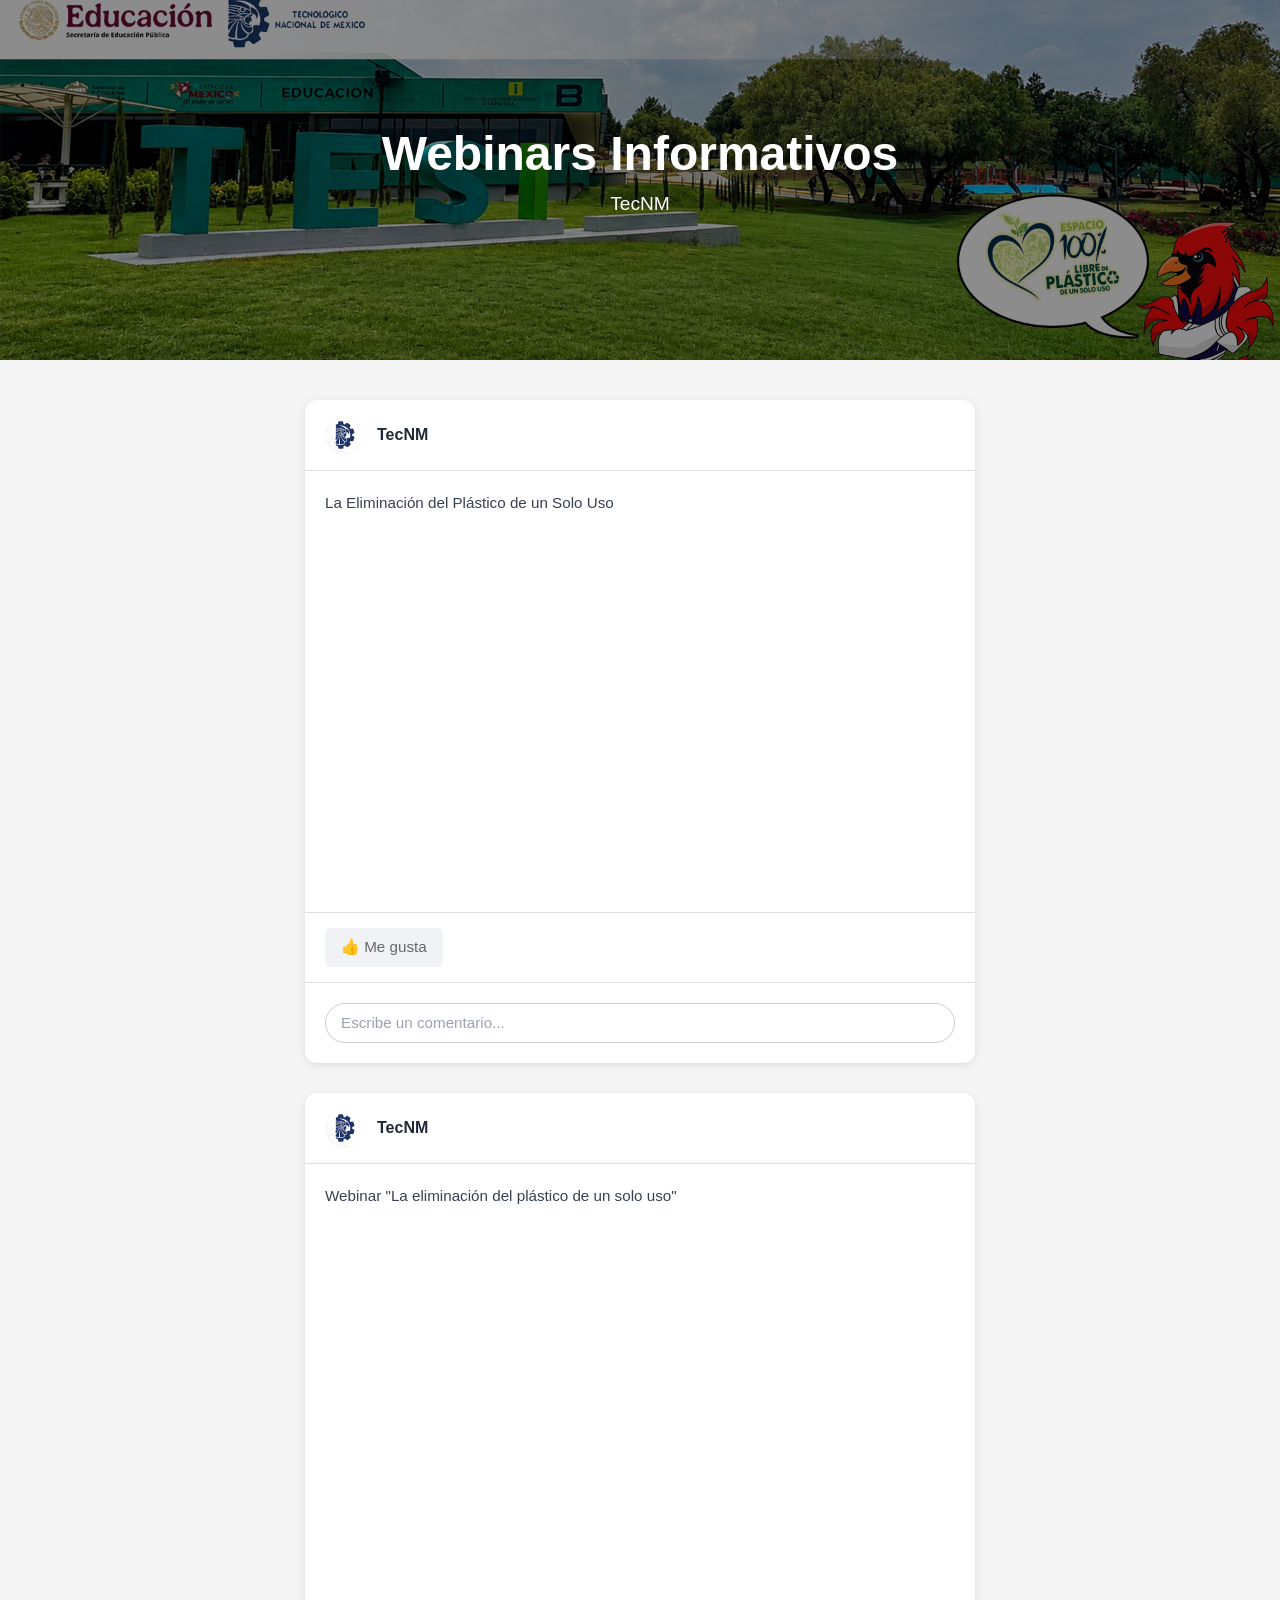
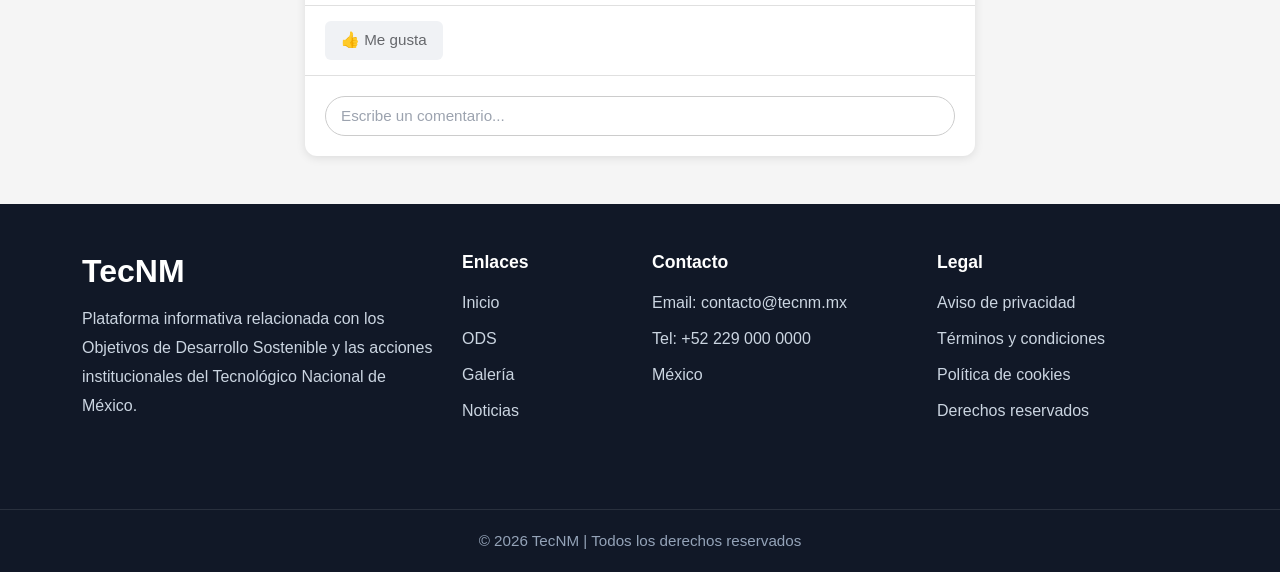
<file: webinars_informativos.html>
<!DOCTYPE html>
<html lang="es">
<head>
    <meta charset="UTF-8">
    <meta name="viewport" content="width=device-width, initial-scale=1.0">

    <title>Webinars Informativos - TecNM</title>

    <!-- Bootstrap 5 -->
    <link href="https://cdn.jsdelivr.net/npm/bootstrap@5.3.3/dist/css/bootstrap.min.css" rel="stylesheet">
    
    <!-- Custom Styles -->
    <link href="styles.css" rel="stylesheet">
</head>

<body>

    <!-- =========================
         BANNER
    ==========================-->
    <section class="banner">

        <div class="banner-overlay">

            <div>
                <h1>Webinars Informativos</h1>
                <p>TecNM</p>
            </div>

        </div>

    </section>

    <!-- =========================
         PUBLICACIONES
    ==========================-->
    <div class="publications-container">

        <!-- PUBLICACIÓN 1 -->
        <div class="publication-post">
            <!-- Header con avatar y nombre -->
            <div class="post-header">
                <img src="img/CONTENIDO/LOGO_USER/USER_05.jpg" alt="TecNM" class="post-user-avatar">
                <div class="post-user-info">
                    <p class="post-user-name">TecNM</p>
                </div>
            </div>

            <!-- Contenido del post -->
            <div class="post-content">La Eliminación del Plástico de un Solo Uso</div>

            <!-- Video del post -->
            <div class="video-wrapper">
                <iframe src="https://www.youtube.com/embed/saj2SNKiQ5Q" frameborder="0" allow="accelerometer; autoplay; clipboard-write; encrypted-media; gyroscope; picture-in-picture; web-share" allowfullscreen></iframe>
            </div>

            <!-- Acciones (Like) -->
            <div class="post-actions">
                <button class="like-button" onclick="toggleLike(this)">👍 Me gusta</button>
            </div>

            <!-- Comentarios -->
            <div class="post-comments">
                <input type="text" class="comment-input" placeholder="Escribe un comentario...">
            </div>
        </div>

        <!-- PUBLICACIÓN 2 -->
        <div class="publication-post">
            <!-- Header con avatar y nombre -->
            <div class="post-header">
                <img src="img/CONTENIDO/LOGO_USER/USER_05.jpg" alt="TecNM" class="post-user-avatar">
                <div class="post-user-info">
                    <p class="post-user-name">TecNM</p>
                </div>
            </div>

            <!-- Contenido del post -->
            <div class="post-content">Webinar "La eliminación del plástico de un solo uso"</div>

            <!-- Video del post -->
            <div class="video-wrapper">
                <iframe src="https://www.youtube.com/embed/BPGTGZmx13c" frameborder="0" allow="accelerometer; autoplay; clipboard-write; encrypted-media; gyroscope; picture-in-picture; web-share" allowfullscreen></iframe>
            </div>

            <!-- Acciones (Like) -->
            <div class="post-actions">
                <button class="like-button" onclick="toggleLike(this)">👍 Me gusta</button>
            </div>

            <!-- Comentarios -->
            <div class="post-comments">
                <input type="text" class="comment-input" placeholder="Escribe un comentario...">
            </div>
        </div>

    </div>

    <!-- =========================
         FOOTER
    ==========================-->
    <footer class="footer-custom mt-5">

        <div class="container py-5">

            <div class="row">

                <!-- DESCRIPCIÓN -->
                <div class="col-lg-4 mb-4">

                    <h4 class="footer-title">
                        TecNM
                    </h4>

                    <p class="footer-text">
                        Plataforma informativa relacionada con los Objetivos
                        de Desarrollo Sostenible y las acciones institucionales
                        del Tecnológico Nacional de México.
                    </p>

                </div>

                <!-- ENLACES -->
                <div class="col-lg-2 col-md-6 mb-4">

                    <h5 class="footer-subtitle">
                        Enlaces
                    </h5>

                    <ul class="footer-links">
                        <li><a href="#">Inicio</a></li>
                        <li><a href="#">ODS</a></li>
                        <li><a href="#">Galería</a></li>
                        <li><a href="#">Noticias</a></li>
                    </ul>

                </div>

                <!-- CONTACTO -->
                <div class="col-lg-3 col-md-6 mb-4">

                    <h5 class="footer-subtitle">
                        Contacto
                    </h5>

                    <ul class="footer-links">
                        <li>Email: contacto@tecnm.mx</li>
                        <li>Tel: +52 229 000 0000</li>
                        <li>México</li>
                    </ul>

                </div>

                <!-- LEGAL -->
                <div class="col-lg-3 mb-4">

                    <h5 class="footer-subtitle">
                        Legal
                    </h5>

                    <ul class="footer-links">
                        <li><a href="#">Aviso de privacidad</a></li>
                        <li><a href="#">Términos y condiciones</a></li>
                        <li><a href="#">Política de cookies</a></li>
                        <li><a href="#">Derechos reservados</a></li>
                    </ul>

                </div>

            </div>

        </div>

        <!-- COPYRIGHT -->
        <div class="footer-bottom">

            <div class="container text-center">

                © 2026 TecNM | Todos los derechos reservados

            </div>

        </div>

    </footer>

    <script>
        function toggleLike(button) {
            button.classList.toggle('liked');
            
            if (button.classList.contains('liked')) {
                button.innerHTML = '<i class="fas fa-thumbs-up"></i><span>Ya no me gusta</span>';
            } else {
                button.innerHTML = '<i class="far fa-thumbs-up"></i><span>Me gusta</span>';
            }
        }
    </script>
</body>
</html>
</file>
<file: styles.css>
body {
    background-color: #f5f5f5;
    font-family: Arial, Helvetica, sans-serif;
    margin: 0;
    padding: 0;
}

/* =========================
   BANNER
==========================*/
.banner {
    width: 100%;
    height: 360px;
    background-image: url('img/BANNER/BANNER PRINCIPAL.jpg');
    background-size: cover;
    background-position: center;
    position: relative;
}

.banner-overlay {
    width: 100%;
    height: 100%;
    background: rgba(0, 0, 0, 0.45);
    display: flex;
    align-items: center;
    justify-content: center;
    text-align: center;
    color: white;
    padding: 20px;
}

.banner h1 {
    font-size: 3rem;
    font-weight: bold;
}

.banner p {
    font-size: 1.2rem;
}

/* =========================
   CONTENEDOR
==========================*/
.cards-container {
    max-width: 1800px;
    margin: auto;
}

/* =========================
   CARDS
==========================*/
.custom-card {
    width: 100%;
    /* Mantiene coherencia en todas las resoluciones */
    aspect-ratio: 4 / 5;
    border: none;
    border-radius: 22px;
    overflow: hidden;
    position: relative;
    transition: all .3s ease;
    cursor: pointer;
    box-shadow: 0 5px 18px rgba(0, 0, 0, 0.15);
    background-color: #111827;
}

.custom-card:hover {
    transform: translateY(-8px);
    box-shadow: 0 10px 25px rgba(0, 0, 0, 0.25);
}

.card-bg {
    position: absolute;
    width: 100%;
    height: 100%;
    /* La imagen llena toda la card */
    background-size: cover;
    /* Prioriza la parte superior */
    background-position: center top;
    background-repeat: no-repeat;
    transition: transform .4s ease;
}

.custom-card:hover .card-bg {
    transform: scale(1.03);
}

.card-overlay {
    position: absolute;
    width: 100%;
    height: 100%;
    background: linear-gradient(
        to top,
        rgba(0, 0, 0, 0.45),
        rgba(0, 0, 0, 0.05)
    );
}

.card-content {
    position: absolute;
    bottom: 20px;
    left: 20px;
    right: 20px;
    color: white;
    z-index: 2;
}

.card-content h5 {
    font-size: 1.35rem;
    font-weight: bold;
    margin: 0;
    line-height: 1.4;
    text-shadow: 0 2px 8px rgba(0, 0, 0, 0.8);
}

/* =========================
   CARD HOVER OVERLAY
==========================*/
.card-hover-overlay {
    position: absolute;
    width: 100%;
    height: 100%;
    background-color: transparent;
    display: flex;
    align-items: center;
    justify-content: center;
    padding: 20px;
    z-index: 3;
    opacity: 0;
    transition: opacity 0.3s ease;
}

.custom-card:hover .card-hover-overlay {
    opacity: 1;
}

.card-hover-content {
    display: flex;
    flex-direction: column;
    align-items: center;
    justify-content: space-between;
    height: 100%;
    width: 100%;
    text-align: center;
    min-height: 0;
}

.card-description {
    color: white;
    font-size: 0.95rem;
    line-height: 1.6;
    margin: 0 0 20px 0;
    flex-grow: 1;
    min-height: 0;
    overflow: auto;
    max-height: calc(100% - 70px);
    display: flex;
    align-items: center;
    justify-content: center;
    text-align: center;
}

.card-button {
    background-color: white;
    color: inherit;
    border: none;
    padding: 10px 30px;
    font-size: 1rem;
    font-weight: bold;
    border-radius: 5px;
    cursor: pointer;
    transition: all 0.3s ease;
    margin-top: auto;
}

.card-button:hover {
    transform: scale(1.05);
    box-shadow: 0 4px 12px rgba(0, 0, 0, 0.3);
}

/* =========================
   FOOTER
==========================*/
.footer-custom {
    background: #111827;
    color: white;
}

.footer-title {
    font-size: 2rem;
    font-weight: bold;
    margin-bottom: 15px;
}

.footer-subtitle {
    font-size: 1.1rem;
    font-weight: 600;
    margin-bottom: 18px;
}

.footer-text {
    color: #cbd5e1;
    line-height: 1.8;
}

.footer-links {
    list-style: none;
    padding: 0;
    margin: 0;
}

.footer-links li {
    margin-bottom: 12px;
    color: #cbd5e1;
}

.footer-links a {
    text-decoration: none;
    color: #cbd5e1;
    transition: all .3s ease;
}

.footer-links a:hover {
    color: white;
    padding-left: 5px;
}

.footer-bottom {
    border-top: 1px solid rgba(255, 255, 255, 0.1);
    padding: 20px 0;
    font-size: 0.95rem;
    color: #94a3b8;
}

/* =========================
   TABLET
==========================*/
@media(max-width: 991px) {
    .banner {
        height: 260px;
    }

    .banner h1 {
        font-size: 2.2rem;
    }
}

/* =========================
   MÓVIL
==========================*/
@media(max-width: 768px) {
    .banner {
        height: 220px;
    }

    .banner h1 {
        font-size: 1.8rem;
    }

    .banner p {
        font-size: 1rem;
    }

    .card-content h5 {
        font-size: 1.15rem;
    }

    .card-description {
        font-size: 0.88rem;
        max-height: calc(100% - 60px);
    }

    .card-button {
        padding: 10px 24px;
        font-size: 0.95rem;
    }

    .card-hover-content {
        align-items: stretch;
    }

    .card-description {
        text-align: left;
        overflow-y: auto;
        max-height: calc(100% - 70px);
        padding-right: 8px;
        display: block;
    }


    .footer-custom {
        text-align: center;
    }

    .footer-links a:hover {
        padding-left: 0;
    }
}

/* =========================
   PUBLICACIONES CUIDEMOS PLANETA
==========================*/
.publications-container {
    max-width: 700px;
    margin: 40px auto;
    padding: 0 15px;
}

.publication-post {
    background-color: white;
    border-radius: 12px;
    box-shadow: 0 2px 10px rgba(0, 0, 0, 0.1);
    margin-bottom: 30px;
    overflow: hidden;
}

.post-header {
    padding: 15px 20px;
    display: flex;
    align-items: center;
    gap: 12px;
    border-bottom: 1px solid #e0e0e0;
}

.post-user-avatar {
    width: 40px;
    height: 40px;
    border-radius: 50%;
    object-fit: cover;
    flex-shrink: 0;
}

.post-user-info {
    display: flex;
    flex-direction: column;
    justify-content: center;
}

.post-user-name {
    font-weight: bold;
    color: #1f2937;
    font-size: 1rem;
    margin: 0;
}

.post-content {
    padding: 20px;
    color: #374151;
    line-height: 1.6;
    font-size: 0.95rem;
    white-space: pre-wrap;
    word-wrap: break-word;
}

.post-image {
    width: 100%;
    max-height: 500px;
    object-fit: cover;
    display: block;
}

.post-actions {
    padding: 15px 20px;
    border-top: 1px solid #e0e0e0;
    border-bottom: 1px solid #e0e0e0;
}

.like-button {
    background-color: #f0f2f5;
    border: none;
    padding: 8px 16px;
    border-radius: 6px;
    cursor: pointer;
    font-weight: 500;
    color: #65676b;
    font-size: 0.95rem;
    transition: all 0.3s ease;
    display: inline-flex;
    align-items: center;
    gap: 6px;
}

.like-button:hover {
    background-color: #e4e6eb;
    color: #e91e63;
}

.like-button.liked {
    background-color: #f0f2f5;
    color: #e91e63;
}

.post-comments {
    padding: 20px;
}

.comment-input {
    width: 100%;
    padding: 10px 15px;
    border: 1px solid #ccc;
    border-radius: 20px;
    font-size: 0.95rem;
    font-family: Arial, sans-serif;
    resize: none;
    height: 40px;
    transition: all 0.3s ease;
}

.comment-input:focus {
    outline: none;
    border-color: #9fc24e;
    box-shadow: 0 0 0 3px rgba(159, 194, 78, 0.1);
}

.comment-input::placeholder {
    color: #9ca3af;
}

/* =========================
   VIDEOS
==========================*/
.videos-container {
    background-color: white;
    border-top: 1px solid #e0e0e0;
    border-bottom: 1px solid #e0e0e0;
}

.video-wrapper {
    display: flex;
    align-items: center;
    justify-content: center;
    aspect-ratio: 16 / 9;
    width: 100%;
}

.video-wrapper video,
.video-wrapper iframe {
    width: 100%;
    height: 100%;
    object-fit: cover;
}

/* Responsive para móvil */
@media(max-width: 768px) {
    .video-wrapper {
        aspect-ratio: 16 / 9;
    }
}

/* =========================
   PANORAMA AMBIENTAL - NOTICIAS
==========================*/
.news-container {
    background-color: white;
    padding: 50px 0;
    min-height: calc(100vh - 360px - 300px);
}

.news-article {
    display: flex;
    flex-direction: row;
    gap: 30px;
    background-color: #ffffff;
    border-radius: 12px;
    padding: 30px;
    margin-bottom: 40px;
    box-shadow: 0 2px 8px rgba(0, 0, 0, 0.1);
    transition: all 0.3s ease;
}

.news-article:hover {
    box-shadow: 0 5px 18px rgba(0, 0, 0, 0.15);
    transform: translateY(-4px);
}

.news-image {
    flex-shrink: 0;
    display: flex;
    align-items: flex-start;
}

.news-image img {
    border-radius: 8px;
    object-fit: cover;
    display: block;
}

.news-content {
    flex-grow: 1;
    display: flex;
    flex-direction: column;
    justify-content: flex-start;
    min-width: 0;
}

.news-title {
    font-size: 1.5rem;
    font-weight: bold;
    color: #1f2937;
    margin: 0 0 12px 0;
    line-height: 1.4;
}

.news-date {
    font-size: 0.9rem;
    color: #6b7280;
    margin: 0 0 12px 0;
    font-weight: 500;
}

.news-summary {
    font-size: 1rem;
    color: #374151;
    line-height: 1.7;
    margin: 0;
    text-align: justify;
}

/* =========================
   TABLET - PANORAMA AMBIENTAL
==========================*/
@media(max-width: 1024px) {
    .news-article {
        gap: 25px;
        padding: 25px;
    }

    .news-image img {
        width: 300px;
        height: 200px;
    }

    .news-title {
        font-size: 1.35rem;
    }

    .news-summary {
        font-size: 0.95rem;
    }
}

/* =========================
   MÓVIL - PANORAMA AMBIENTAL
==========================*/
@media(max-width: 768px) {
    .news-container {
        padding: 30px 0;
    }

    .news-article {
        flex-direction: column;
        gap: 15px;
        padding: 20px 15px;
        margin-bottom: 25px;
    }

    .news-image {
        width: 100%;
    }

    .news-image img {
        width: 100%;
        height: auto;
        max-width: 100%;
    }

    .news-title {
        font-size: 1.2rem;
    }

    .news-date {
        font-size: 0.85rem;
    }

    .news-summary {
        font-size: 0.9rem;
        text-align: left;
    }
}

/* =========================
    RECURSOS DE INTERÉS
==========================*/
.recursos-container {
    background-color: white;
    min-height: calc(100vh - 360px - 300px);
    padding: 50px 0;
}

.recursos-list {
    list-style: none;
    padding: 0;
    margin: 0;
    display: flex;
    flex-direction: column;
    gap: 30px;
}

.recurso-item {
    display: flex;
    gap: 25px;
    background-color: #f9f9f9;
    border-radius: 12px;
    padding: 25px;
    box-shadow: 0 2px 8px rgba(0, 0, 0, 0.1);
    transition: all 0.3s ease;
    align-items: flex-start;
}

.recurso-item:hover {
    box-shadow: 0 5px 18px rgba(0, 0, 0, 0.15);
    transform: translateY(-4px);
    background-color: #ffffff;
}

.recurso-logo {
    flex-shrink: 0;
    width: 120px;
    height: 120px;
    object-fit: contain;
    border-radius: 8px;
}

.recurso-content {
    flex-grow: 1;
    display: flex;
    flex-direction: column;
    gap: 12px;
    justify-content: center;
}

.recurso-title {
    font-size: 1.35rem;
    font-weight: bold;
    color: #1f2937;
    margin: 0;
    line-height: 1.4;
}

.recurso-link {
    display: inline-block;
    font-size: 1rem;
    color: #9fc24e;
    text-decoration: none;
    font-weight: 600;
    transition: all 0.3s ease;
    width: fit-content;
}

.recurso-link:hover {
    color: #7fa43a;
    padding-left: 5px;
}

/* =========================
    TABLET - RECURSOS
==========================*/
@media(max-width: 1024px) {
    .recurso-item {
        gap: 20px;
        padding: 20px;
    }

    .recurso-logo {
        width: 100px;
        height: 100px;
    }

    .recurso-title {
        font-size: 1.2rem;
    }

    .recurso-link {
        font-size: 0.95rem;
    }
}

/* =========================
    MÓVIL - RECURSOS
==========================*/
@media(max-width: 768px) {
    .recursos-container {
        padding: 30px 0;
    }

    .recursos-list {
        gap: 20px;
    }

    .recurso-item {
        flex-direction: column;
        gap: 15px;
        padding: 15px;
        align-items: center;
        text-align: center;
    }

    .recurso-logo {
        width: 90px;
        height: 90px;
    }

    .recurso-title {
        font-size: 1.1rem;
    }

    .recurso-link {
        font-size: 0.9rem;
    }

    .recurso-link:hover {
        padding-left: 0;
    }
}
</file>
